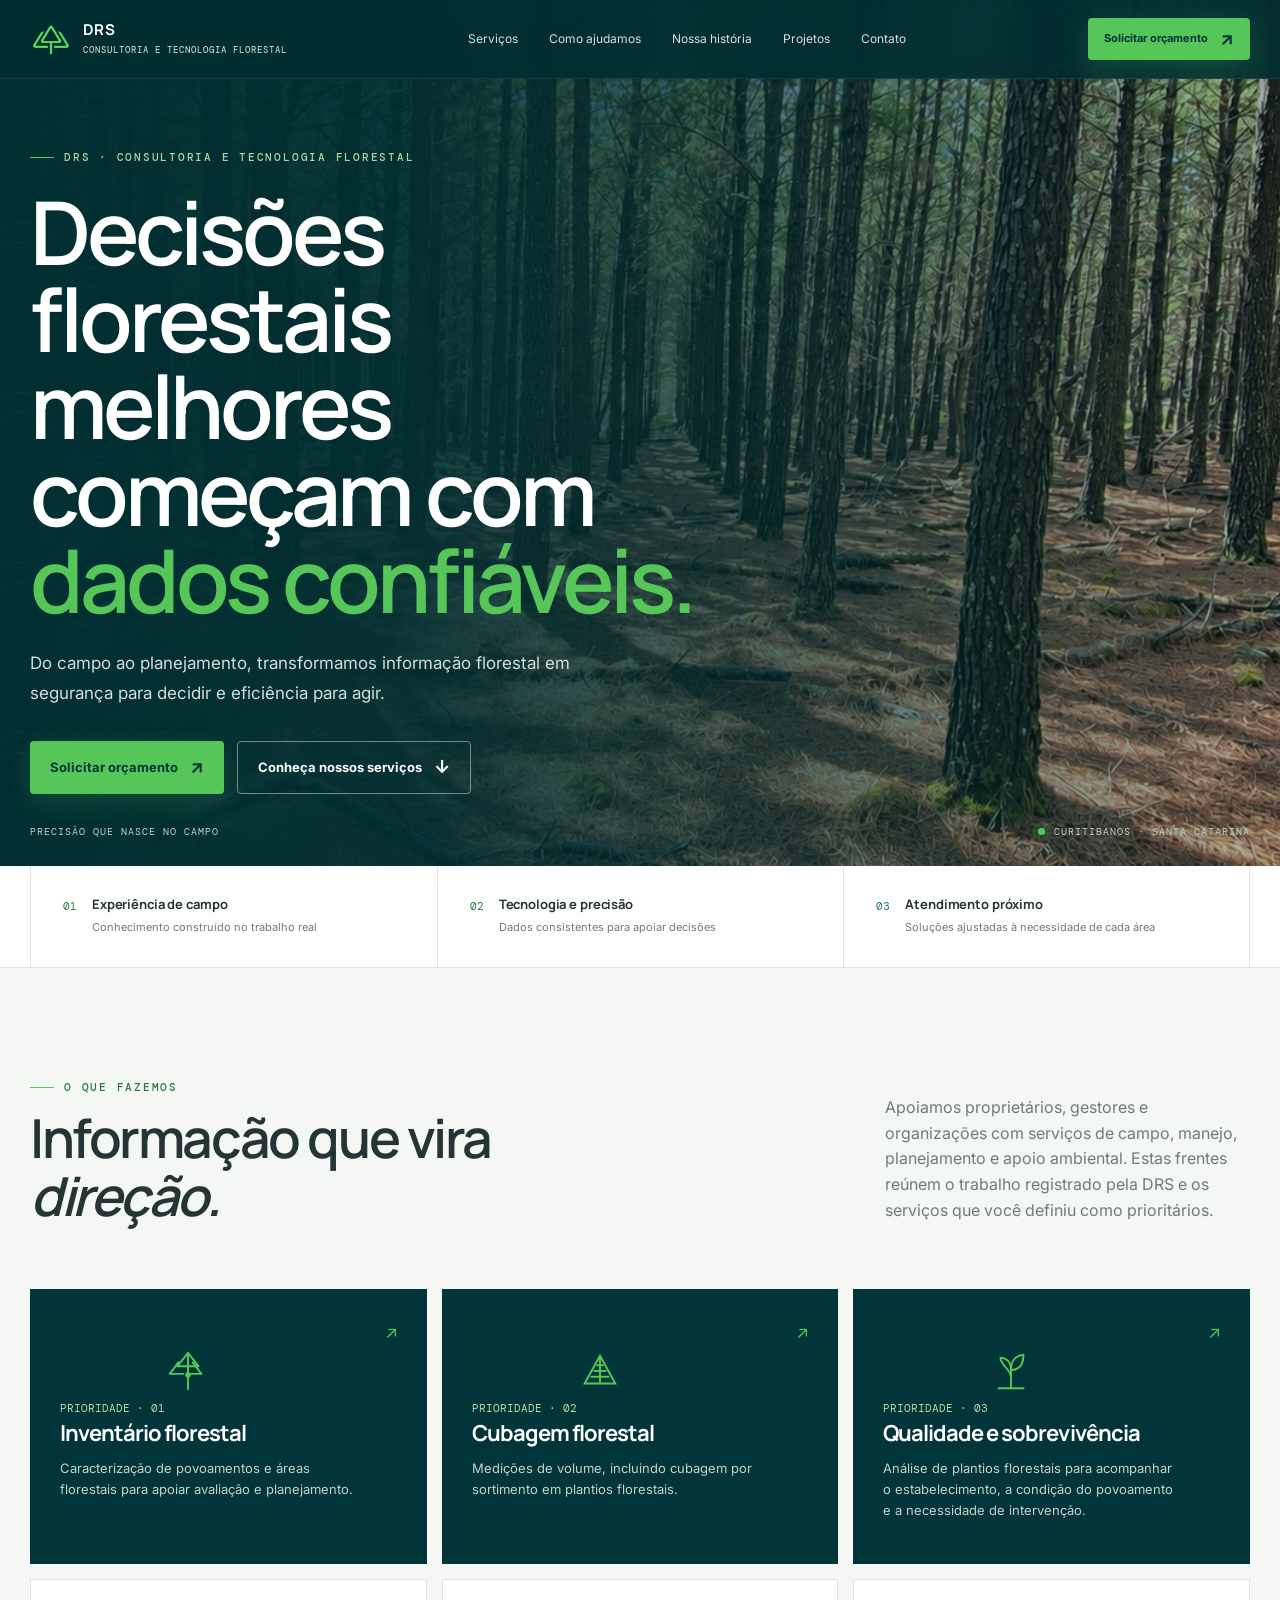
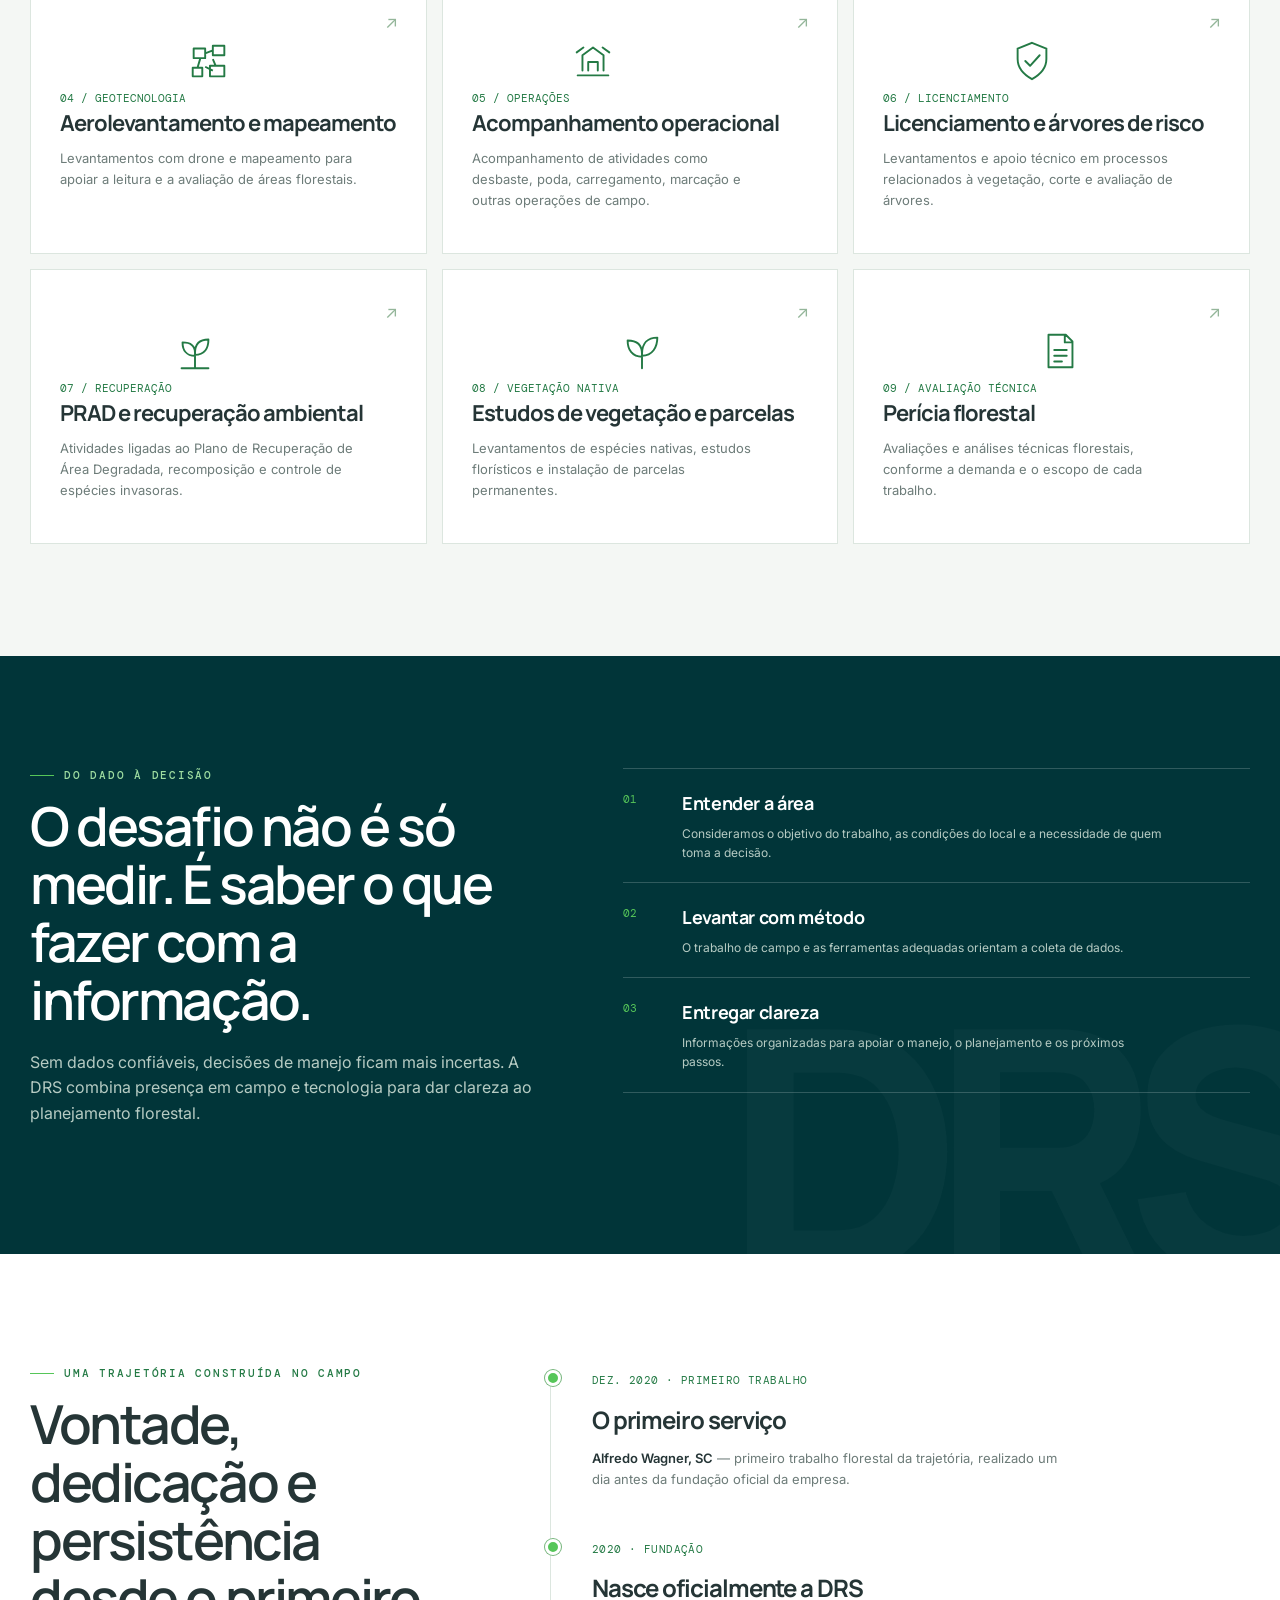
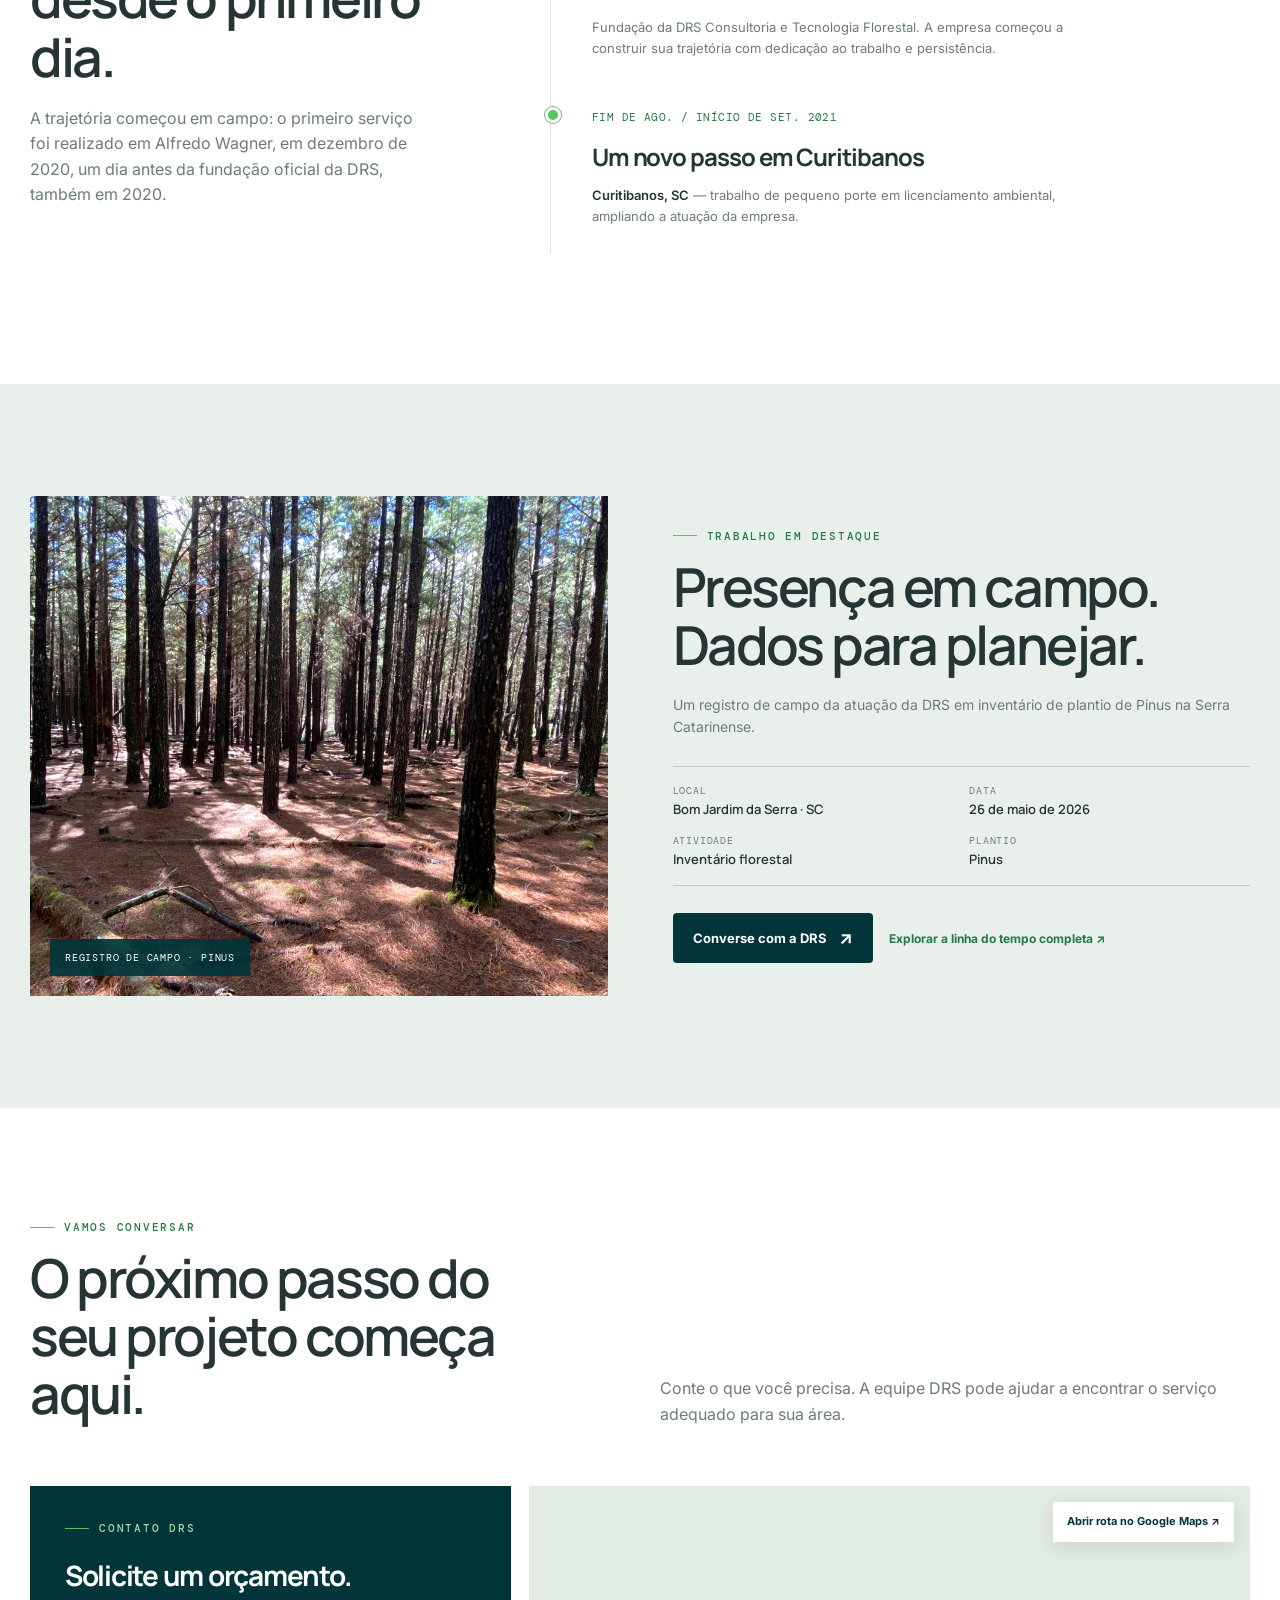
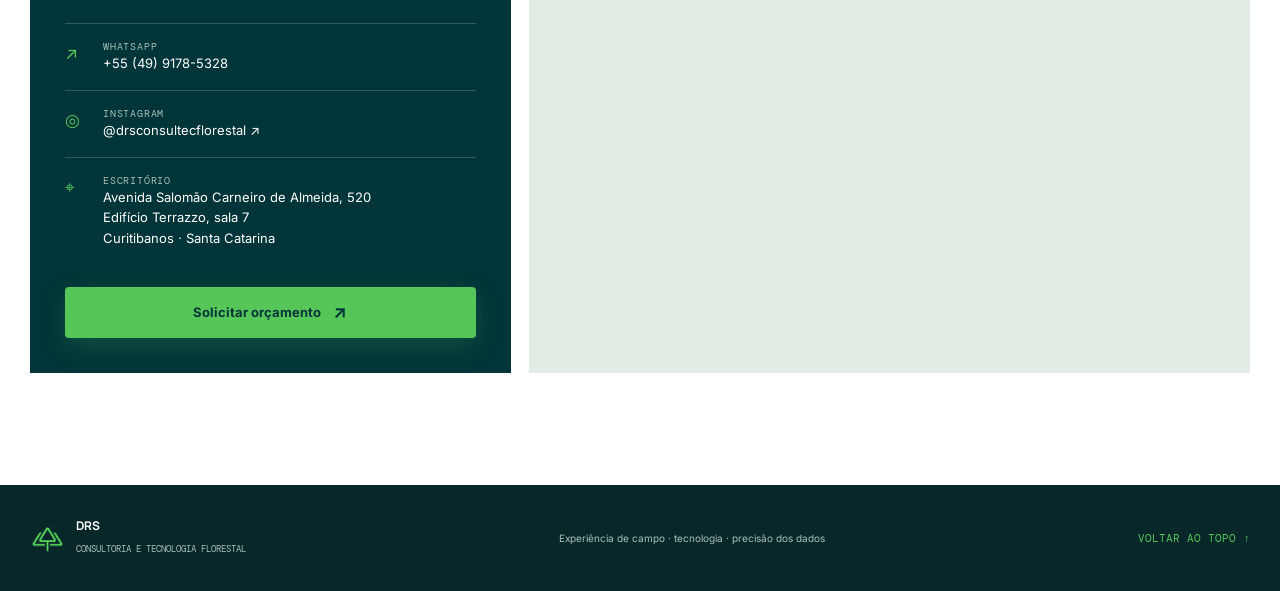
<file: drs-landing-demo/index.html>
<!doctype html>
<html lang="pt-BR">
<head>
  <meta charset="utf-8">
  <meta name="viewport" content="width=device-width,initial-scale=1">
  <meta name="theme-color" content="#013539">
  <meta name="description" content="DRS Consultoria e Tecnologia Florestal. Inventário, cubagem e análise de qualidade e sobrevivência de plantios florestais.">
  <title>DRS — decisões florestais com dados confiáveis</title>
  <link rel="icon" type="image/png" href="assets/logo-drs.png">
  <meta property="og:type" content="website">
  <meta property="og:locale" content="pt_BR">
  <meta property="og:site_name" content="DRS Consultoria e Tecnologia Florestal">
  <meta property="og:title" content="DRS — decisões florestais com dados confiáveis">
  <meta property="og:description" content="Inventário, cubagem e análise de qualidade e sobrevivência de plantios florestais, com experiência de campo, tecnologia e precisão dos dados.">
  <meta name="twitter:card" content="summary">
  <meta name="twitter:title" content="DRS — decisões florestais com dados confiáveis">
  <meta name="twitter:description" content="Inventário, cubagem e análise de qualidade e sobrevivência de plantios florestais.">
  <link rel="preconnect" href="https://fonts.googleapis.com">
  <link rel="preconnect" href="https://fonts.gstatic.com" crossorigin>
  <link href="https://fonts.googleapis.com/css2?family=DM+Mono:wght@400;500&family=Manrope:wght@400;500;600;700;800&family=Inter:wght@400;500;600;700&display=swap" rel="stylesheet">
  <style>
    :root{--teal:#013539;--teal2:#082f31;--green:#56c659;--forest:#247a45;--paper:#f4f7f4;--white:#fff;--ink:#253536;--muted:#6d7c79;--line:#dce6df;--serif:Manrope,Inter,sans-serif;--body:Inter,Arial,sans-serif;--mono:"DM Mono",monospace;--max:1220px}
    *{box-sizing:border-box}html{scroll-behavior:smooth}body{margin:0;color:var(--ink);font-family:var(--body);background:var(--paper);line-height:1.6}a{color:inherit;text-decoration:none}button{font:inherit}a:focus-visible,button:focus-visible{outline:3px solid var(--green);outline-offset:4px}.skip-link{position:fixed;z-index:30;top:-60px;left:16px;padding:10px 15px;background:var(--green);color:var(--teal);font-weight:700}.skip-link:focus{top:12px}.wrap{width:min(var(--max),calc(100% - 56px));margin:auto}.eyebrow{font:500 11px var(--mono);text-transform:uppercase;letter-spacing:.16em;color:var(--forest);display:flex;align-items:center;gap:10px}.eyebrow:before{content:"";width:24px;height:1px;background:var(--green)}h1,h2,h3,p{margin-top:0}h1,h2,h3{font-family:var(--serif);letter-spacing:-.045em}h2{font-size:clamp(34px,4.2vw,58px);line-height:1.08;margin:15px 0 20px;font-weight:600}.section-intro{max-width:590px;color:var(--muted);font-size:16px}.btn{display:inline-flex;align-items:center;justify-content:center;gap:12px;padding:15px 20px;border-radius:4px;font-size:13px;font-weight:700;transition:transform .25s,background .25s,color .25s;position:relative;overflow:hidden}.btn:hover{transform:translateY(-3px)}.btn-primary{color:var(--teal);background:var(--green);box-shadow:0 8px 26px #56c65930}.btn-primary:hover{background:#72dc74}.btn-outline{border:1px solid #ffffff70;color:white}.arrow{font-size:18px;line-height:1}
    header{position:fixed;inset:0 0 auto;z-index:10;border-bottom:1px solid #ffffff16;background:#012e31e8;backdrop-filter:blur(15px);color:white}.nav{height:78px;display:flex;align-items:center;justify-content:space-between}.brand{display:flex;align-items:center;gap:11px}.brand img{width:42px;height:42px;object-fit:contain}.brand-text{font:700 15px var(--serif);line-height:1.1;letter-spacing:.02em}.brand-text small{display:block;font:500 9px var(--mono);letter-spacing:.11em;color:#b6cec4;margin-top:5px}.navlinks{display:flex;align-items:center;gap:31px;font-size:12px;color:#d7e2dd}.navlinks a:hover{color:var(--green)}.nav .btn{padding:12px 16px;font-size:11px}.menu{display:none;background:none;border:0;color:white;font-size:25px}
    .hero{min-height:770px;padding:150px 0 72px;color:white;position:relative;overflow:hidden;background:var(--teal)}.hero:before{content:"";position:absolute;inset:0;background:linear-gradient(90deg,#012f32 0%,#012f32ef 32%,#012f32a8 60%,#012f3245 100%),url('assets/pinus-bom-jardim-hero.webp') center 48%/cover no-repeat;transform:scale(1.025);animation:hero-in 1.2s ease both}.hero:after{content:"";position:absolute;inset:0;background-image:url("data:image/svg+xml,%3Csvg width='170' height='170' viewBox='0 0 170 170' xmlns='http://www.w3.org/2000/svg'%3E%3Cpath d='M-15 75c22-30 50-30 72 0s50 30 72 0 50-30 72 0M-15 95c22-30 50-30 72 0s50 30 72 0 50-30 72 0' fill='none' stroke='%23b3ebbd' stroke-opacity='.11' stroke-width='1'/%3E%3C/svg%3E");opacity:.45;mask-image:linear-gradient(90deg,#000,transparent 75%);pointer-events:none}.hero-content{position:relative;z-index:1;max-width:720px}.hero .eyebrow{color:#9edda1}.hero h1{font-size:clamp(48px,7.1vw,88px);line-height:.99;margin:24px 0 24px;font-weight:600;max-width:800px}.hero h1 span{color:var(--green)}.hero-copy{font-size:17px;line-height:1.8;color:#d2dfd9;max-width:560px;margin-bottom:32px}.hero-actions{display:flex;gap:13px;flex-wrap:wrap}.hero-foot{position:absolute;z-index:1;bottom:28px;left:max(28px,calc((100% - var(--max))/2));right:max(28px,calc((100% - var(--max))/2));display:flex;justify-content:space-between;color:#c2d2cc;font:10px var(--mono);letter-spacing:.1em;text-transform:uppercase}.hero-foot span:last-child{display:flex;align-items:center;gap:9px}.pulse{width:7px;height:7px;background:var(--green);border-radius:50%;box-shadow:0 0 0 6px #56c65925}
    .proof{background:#fff;border-bottom:1px solid var(--line)}.proof-grid{display:grid;grid-template-columns:repeat(3,1fr)}.proof-item{padding:29px 32px;border-left:1px solid var(--line);display:flex;align-items:flex-start;gap:15px}.proof-item:last-child{border-right:1px solid var(--line)}.proof-num{color:var(--forest);font:11px var(--mono);padding-top:4px}.proof-item strong{display:block;font:700 13px var(--serif);letter-spacing:-.01em}.proof-item small{color:var(--muted);font-size:11px}
    section{padding:112px 0}.services-head{display:flex;justify-content:space-between;align-items:end;gap:30px;margin-bottom:44px}.services-head h2{max-width:620px}.services-head .section-intro{max-width:365px;margin-bottom:22px}.service-grid{display:grid;grid-template-columns:repeat(3,1fr);gap:15px}.service-card{background:white;border:1px solid var(--line);padding:31px 29px;min-height:275px;position:relative;overflow:hidden;transition:transform .3s,border-color .3s,box-shadow .3s}.service-card:hover{transform:translateY(-7px);border-color:#9fcaa7;box-shadow:0 20px 50px #173d2b0d}.service-card.featured{background:var(--teal);border-color:var(--teal);color:white}.service-card.featured .card-index{color:#a6e6a8}.service-card.featured .service-icon{color:var(--green)}.service-card.featured p{color:#c1d3cc}.service-card.featured:after{color:var(--green)}.card-index{font:11px var(--mono);color:var(--forest)}.service-icon{width:46px;height:46px;margin:27px 0 18px;color:var(--forest)}.service-card h3{font-size:22px;line-height:1.2;margin-bottom:12px}.service-card p{font-size:13px;color:var(--muted);margin:0;max-width:300px}.service-card:after{content:"↗";position:absolute;right:28px;top:29px;color:#94b69a;font-size:17px}
    .approach{background:var(--teal);color:white;position:relative;overflow:hidden}.approach:after{content:"DRS";position:absolute;right:-38px;bottom:-122px;font:800 340px var(--serif);letter-spacing:-.1em;color:#ffffff06}.approach-layout{display:grid;grid-template-columns:.9fr 1.1fr;gap:80px;position:relative;z-index:1}.approach h2{max-width:490px}.approach .eyebrow{color:#9edda1}.approach .section-intro{color:#b6cbc3}.approach-list{border-top:1px solid #ffffff30}.approach-row{display:grid;grid-template-columns:42px 1fr;gap:17px;padding:20px 0;border-bottom:1px solid #ffffff30}.approach-row .n{font:11px var(--mono);color:var(--green);padding-top:3px}.approach-row h3{font-size:18px;margin:0 0 6px;letter-spacing:-.02em}.approach-row p{font-size:12px;color:#b6cbc3;margin:0;max-width:480px}
    .history{background:#fff}.history-layout{display:grid;grid-template-columns:.75fr 1.25fr;gap:90px}.history-copy{position:sticky;top:125px;align-self:start}.history-copy .section-intro{max-width:390px}.timeline{position:relative;padding-left:33px}.timeline:before{content:"";position:absolute;left:6px;top:8px;bottom:18px;width:1px;background:var(--line)}.moment{position:relative;padding:0 0 45px 15px}.moment:before{content:"";position:absolute;left:-32px;top:4px;width:10px;height:10px;background:var(--green);border:3px solid white;box-shadow:0 0 0 1px #77b67d;border-radius:50%}.moment time{font:11px var(--mono);color:var(--forest);letter-spacing:.04em}.moment h3{font-size:24px;margin:9px 0 9px}.moment p{font-size:13px;color:var(--muted);max-width:480px;margin:0}.moment .place{color:var(--ink);font-weight:600}
    .project{background:#e9f0eb}.project-layout{display:grid;grid-template-columns:1fr 1fr;gap:65px;align-items:center}.project-image{height:500px;position:relative;overflow:hidden;background:var(--teal)}.project-image img{width:100%;height:100%;object-fit:cover;filter:brightness(1.035) contrast(1.06) saturate(1.04);transition:transform .8s}.project-image:hover img{transform:scale(1.04)}.image-label{position:absolute;left:20px;bottom:20px;background:#013539e8;color:white;padding:12px 15px;font:10px var(--mono);letter-spacing:.08em;text-transform:uppercase}.project-text h2{max-width:520px}.project-meta{border-top:1px solid #bdcec2;border-bottom:1px solid #bdcec2;margin:27px 0;padding:17px 0;display:grid;grid-template-columns:1fr 1fr;gap:16px}.project-meta small{display:block;color:var(--muted);font:10px var(--mono);text-transform:uppercase;letter-spacing:.08em}.project-meta strong{display:block;font:600 13px var(--serif);margin-top:3px}.project-text .section-intro{font-size:14px}
    .contact{background:#fff}.contact-top{display:flex;justify-content:space-between;align-items:end;gap:30px;margin-bottom:43px}.contact-top h2{max-width:520px}.contact-grid{display:grid;grid-template-columns:.8fr 1.2fr;gap:18px}.contact-card{background:var(--teal);color:white;padding:35px}.contact-card .eyebrow{color:#9edda1}.contact-card h3{font-size:28px;margin:18px 0 25px}.contact-detail{padding:16px 0;border-top:1px solid #ffffff30;display:grid;grid-template-columns:26px 1fr;gap:12px}.contact-detail .ico{color:var(--green);font-size:17px}.contact-detail small{display:block;color:#a9c1b8;font:10px var(--mono);text-transform:uppercase;letter-spacing:.08em}.contact-detail span:last-child{font-size:13px}.contact-card .btn{margin-top:22px;width:100%}.map{min-height:440px;position:relative;background:#e2ebe4}.map iframe{border:0;width:100%;height:100%;min-height:440px;filter:saturate(.7) contrast(.94)}.map-link{position:absolute;right:16px;top:16px;background:white;box-shadow:0 5px 20px #183a2520;padding:11px 14px;font-size:11px;font-weight:700;color:var(--teal)}
    footer{background:#082729;color:#a9c1b8;padding:32px 0}.footer-inner{display:flex;justify-content:space-between;align-items:center;gap:25px}.footer-brand{display:flex;align-items:center;gap:11px;color:white}.footer-brand img{height:35px;width:35px;object-fit:contain}.footer-brand strong{font:700 12px var(--serif);display:block}.footer-brand small{font:9px var(--mono);color:#a9c1b8}.footer-note{font-size:10px}.top{font:11px var(--mono);color:var(--green)}
    .reveal{opacity:0;transform:translateY(18px);transition:opacity .7s ease,transform .7s ease}.reveal.visible{opacity:1;transform:none}@keyframes hero-in{from{transform:scale(1.07);opacity:.7}to{transform:scale(1.025);opacity:1}}
    @media(max-width:900px){.navlinks{gap:16px}.approach-layout{gap:40px}.history-layout{gap:50px}.project-layout{gap:35px}}
    @media(max-width:700px){.wrap{width:calc(100% - 36px)}.nav{height:68px}.brand img{height:38px;width:38px}.menu{display:block}.navlinks{display:none;position:absolute;top:68px;left:0;right:0;background:var(--teal);padding:20px 22px 26px;flex-direction:column;align-items:stretch;gap:18px;border-top:1px solid #ffffff20}.navlinks.open{display:flex}.navlinks a:nth-child(4){display:block}.navlinks .btn{display:flex;margin-top:4px}.nav>.btn{display:none}.hero{min-height:720px;padding:137px 0 80px}.hero:before{background:linear-gradient(90deg,#012f32ed,#012f32aa 85%),url('assets/pinus-bom-jardim-hero.webp') 58% center/cover no-repeat}.hero h1{font-size:clamp(47px,13vw,70px)}.hero-copy{font-size:15px}.hero-foot{left:18px;right:18px;bottom:20px;font-size:8px}.proof-grid{grid-template-columns:1fr}.proof-item{padding:19px 10px;border-left:0;border-bottom:1px solid var(--line)}.proof-item:last-child{border-right:0}.proof-item:first-child{border-top:0}.services-head,.contact-top{display:block}.services-head .section-intro{margin-top:0}.service-grid{grid-template-columns:1fr}.service-card{min-height:240px}.service-icon{margin:20px 0 12px}.approach-layout,.history-layout,.project-layout,.contact-grid{grid-template-columns:1fr;gap:35px}section{padding:78px 0}.approach:after{font-size:220px;bottom:-70px}.history-copy{position:static}.moment{padding-bottom:36px}.project-image{height:380px;order:2}.project-text{order:1}.contact-card{padding:27px 23px}.map,.map iframe{min-height:350px}.footer-inner{align-items:flex-start;flex-direction:column}.footer-note{order:3}}
    @media(prefers-reduced-motion:reduce){*,*:before,*:after{scroll-behavior:auto!important;animation-duration:.01ms!important;transition-duration:.01ms!important}.reveal{opacity:1;transform:none}}
  </style>
</head>
<body>
  <a class="skip-link" href="#conteudo">Pular para o conteúdo</a>
  <header><div class="wrap nav">
    <a class="brand" href="#inicio" aria-label="DRS, início"><img src="assets/logo-drs.png" alt="Símbolo da DRS"><span class="brand-text">DRS<small>CONSULTORIA E TECNOLOGIA FLORESTAL</small></span></a>
    <button class="menu" aria-label="Abrir menu" aria-controls="nav-primary" aria-expanded="false">☰</button>
    <nav class="navlinks" id="nav-primary" aria-label="Navegação principal"><a href="#servicos">Serviços</a><a href="#metodo">Como ajudamos</a><a href="#historia">Nossa história</a><a href="projetos.html">Projetos</a><a href="#contato">Contato</a></nav>
    <a class="btn btn-primary" href="https://wa.me/554991785328" target="_blank" rel="noreferrer">Solicitar orçamento <span class="arrow">↗</span></a>
  </div></header>
  <main id="conteudo">
    <section class="hero" id="inicio"><div class="wrap"><div class="hero-content">
      <div class="eyebrow">DRS · consultoria e tecnologia florestal</div>
      <h1>Decisões florestais melhores começam com <span>dados confiáveis.</span></h1>
      <p class="hero-copy">Do campo ao planejamento, transformamos informação florestal em segurança para decidir e eficiência para agir.</p>
      <div class="hero-actions"><a class="btn btn-primary" href="https://wa.me/554991785328" target="_blank" rel="noreferrer">Solicitar orçamento <span class="arrow">↗</span></a><a class="btn btn-outline" href="#servicos">Conheça nossos serviços <span class="arrow">↓</span></a></div>
    </div></div><div class="hero-foot"><span>Precisão que nasce no campo</span><span><i class="pulse"></i> Curitibanos · Santa Catarina</span></div></section>
    <div class="proof"><div class="wrap proof-grid"><div class="proof-item"><span class="proof-num">01</span><div><strong>Experiência de campo</strong><small>Conhecimento construído no trabalho real</small></div></div><div class="proof-item"><span class="proof-num">02</span><div><strong>Tecnologia e precisão</strong><small>Dados consistentes para apoiar decisões</small></div></div><div class="proof-item"><span class="proof-num">03</span><div><strong>Atendimento próximo</strong><small>Soluções ajustadas à necessidade de cada área</small></div></div></div></div>
    <section id="servicos"><div class="wrap"><div class="services-head reveal"><div><div class="eyebrow">O que fazemos</div><h2>Informação que vira <em>direção.</em></h2></div><p class="section-intro">Apoiamos proprietários, gestores e organizações com serviços de campo, manejo, planejamento e apoio ambiental. Estas frentes reúnem o trabalho registrado pela DRS e os serviços que você definiu como prioritários.</p></div><div class="service-grid">
      <article class="service-card featured reveal"><span class="card-index">PRIORIDADE · 01</span><svg class="service-icon" viewBox="0 0 48 48" fill="none" aria-hidden="true"><path d="M24 5v38M13 19l11-14 11 14H13Zm-8 8 9-12m-9 12h14m19 0-9-12m9 12H24" stroke="currentColor" stroke-width="2" stroke-linecap="round" stroke-linejoin="round"/><circle cx="24" cy="28" r="3" fill="currentColor"/></svg><h3>Inventário florestal</h3><p>Caracterização de povoamentos e áreas florestais para apoiar avaliação e planejamento.</p></article>
      <article class="service-card featured reveal"><span class="card-index">PRIORIDADE · 02</span><svg class="service-icon" viewBox="0 0 48 48" fill="none" aria-hidden="true"><path d="M8 37 24 8l16 29H8Z" stroke="currentColor" stroke-width="2"/><path d="M15 30h18M18 24h12M21 18h6M24 8v29" stroke="currentColor" stroke-width="2" stroke-linecap="round"/></svg><h3>Cubagem florestal</h3><p>Medições de volume, incluindo cubagem por sortimento em plantios florestais.</p></article>
      <article class="service-card featured reveal"><span class="card-index">PRIORIDADE · 03</span><svg class="service-icon" viewBox="0 0 48 48" fill="none" aria-hidden="true"><path d="M24 42V21m0 10c0-10-11-12-11-21 8 1 11 5 11 12 0-9 5-14 13-15 0 9-3 16-13 16" stroke="currentColor" stroke-width="2" stroke-linecap="round" stroke-linejoin="round"/><path d="M11 42h26" stroke="currentColor" stroke-width="2" stroke-linecap="round"/></svg><h3>Qualidade e sobrevivência</h3><p>Análise de plantios florestais para acompanhar o estabelecimento, a condição do povoamento e a necessidade de intervenção.</p></article>
      <article class="service-card reveal"><span class="card-index">04 / GEOTECNOLOGIA</span><svg class="service-icon" viewBox="0 0 48 48" fill="none" aria-hidden="true"><path d="M8 11h12v10H8zM28 8h12v10H28zM25 29h15v11H25zM7 31h10v9H7zM20 16l8-3M15 21l-3 10m8-1 8 4m0-12 3 7" stroke="currentColor" stroke-width="2" stroke-linejoin="round"/></svg><h3>Aerolevantamento e mapeamento</h3><p>Levantamentos com drone e mapeamento para apoiar a leitura e a avaliação de áreas florestais.</p></article>
      <article class="service-card reveal"><span class="card-index">05 / OPERAÇÕES</span><svg class="service-icon" viewBox="0 0 48 48" fill="none" aria-hidden="true"><path d="M8 39h32M13 34V18l11-8 11 8v16M19 34v-9h10v9M7 15l7-5m27 5-7-5" stroke="currentColor" stroke-width="2" stroke-linecap="round" stroke-linejoin="round"/></svg><h3>Acompanhamento operacional</h3><p>Acompanhamento de atividades como desbaste, poda, carregamento, marcação e outras operações de campo.</p></article>
      <article class="service-card reveal"><span class="card-index">06 / LICENCIAMENTO</span><svg class="service-icon" viewBox="0 0 48 48" fill="none" aria-hidden="true"><path d="M24 5 39 11v11c0 10-6 16-15 21C15 38 9 32 9 22V11l15-6Z" stroke="currentColor" stroke-width="2"/><path d="m17 24 5 5 10-11" stroke="currentColor" stroke-width="2" stroke-linecap="round" stroke-linejoin="round"/></svg><h3>Licenciamento e árvores de risco</h3><p>Levantamentos e apoio técnico em processos relacionados à vegetação, corte e avaliação de árvores.</p></article>
      <article class="service-card reveal"><span class="card-index">07 / RECUPERAÇÃO</span><svg class="service-icon" viewBox="0 0 48 48" fill="none" aria-hidden="true"><path d="M24 42V22m0 7c-9 0-13-6-13-14 8 0 13 3 13 11 0-9 5-14 14-14 0 9-4 16-14 16M10 42h28" stroke="currentColor" stroke-width="2" stroke-linecap="round" stroke-linejoin="round"/></svg><h3>PRAD e recuperação ambiental</h3><p>Atividades ligadas ao Plano de Recuperação de Área Degradada, recomposição e controle de espécies invasoras.</p></article>
      <article class="service-card reveal"><span class="card-index">08 / VEGETAÇÃO NATIVA</span><svg class="service-icon" viewBox="0 0 48 48" fill="none" aria-hidden="true"><path d="M24 42V25m0 5c-10 0-15-7-15-17 9 0 15 4 15 14 0-11 6-17 16-17 0 10-5 19-16 19" stroke="currentColor" stroke-width="2" stroke-linecap="round" stroke-linejoin="round"/></svg><h3>Estudos de vegetação e parcelas</h3><p>Levantamentos de espécies nativas, estudos florísticos e instalação de parcelas permanentes.</p></article>
      <article class="service-card reveal"><span class="card-index">09 / AVALIAÇÃO TÉCNICA</span><svg class="service-icon" viewBox="0 0 48 48" fill="none" aria-hidden="true"><path d="M12 7h18l7 7v27H12zM29 7v8h8M18 23h13M18 29h13M18 35h8" stroke="currentColor" stroke-width="2" stroke-linecap="round" stroke-linejoin="round"/></svg><h3>Perícia florestal</h3><p>Avaliações e análises técnicas florestais, conforme a demanda e o escopo de cada trabalho.</p></article>
    </div></div></section>
    <section class="approach" id="metodo"><div class="wrap approach-layout"><div class="reveal"><div class="eyebrow">Do dado à decisão</div><h2>O desafio não é só medir. É saber o que fazer com a informação.</h2><p class="section-intro">Sem dados confiáveis, decisões de manejo ficam mais incertas. A DRS combina presença em campo e tecnologia para dar clareza ao planejamento florestal.</p></div><div class="approach-list reveal"><div class="approach-row"><span class="n">01</span><div><h3>Entender a área</h3><p>Consideramos o objetivo do trabalho, as condições do local e a necessidade de quem toma a decisão.</p></div></div><div class="approach-row"><span class="n">02</span><div><h3>Levantar com método</h3><p>O trabalho de campo e as ferramentas adequadas orientam a coleta de dados.</p></div></div><div class="approach-row"><span class="n">03</span><div><h3>Entregar clareza</h3><p>Informações organizadas para apoiar o manejo, o planejamento e os próximos passos.</p></div></div></div></div></section>
    <section class="history" id="historia"><div class="wrap history-layout"><div class="history-copy reveal"><div class="eyebrow">Uma trajetória construída no campo</div><h2>Vontade, dedicação e persistência desde o primeiro dia.</h2><p class="section-intro">A trajetória começou em campo: o primeiro serviço foi realizado em Alfredo Wagner, em dezembro de 2020, um dia antes da fundação oficial da DRS, também em 2020.</p></div><div class="timeline reveal"><article class="moment"><time>DEZ. 2020 · PRIMEIRO TRABALHO</time><h3>O primeiro serviço</h3><p><span class="place">Alfredo Wagner, SC</span> — primeiro trabalho florestal da trajetória, realizado um dia antes da fundação oficial da empresa.</p></article><article class="moment"><time>2020 · FUNDAÇÃO</time><h3>Nasce oficialmente a DRS</h3><p>Fundação da DRS Consultoria e Tecnologia Florestal. A empresa começou a construir sua trajetória com dedicação ao trabalho e persistência.</p></article><article class="moment"><time>FIM DE AGO. / INÍCIO DE SET. 2021</time><h3>Um novo passo em Curitibanos</h3><p><span class="place">Curitibanos, SC</span> — trabalho de pequeno porte em licenciamento ambiental, ampliando a atuação da empresa.</p></article></div></div></section>
    <section class="project" id="projetos"><div class="wrap project-layout"><div class="project-image reveal"><img src="assets/pinus-bom-jardim.png" alt="Plantio de Pinus em Bom Jardim da Serra, Santa Catarina" loading="lazy" decoding="async" data-fallback="assets/logo-drs.png"><span class="image-label">Registro de campo · Pinus</span></div><div class="project-text reveal"><div class="eyebrow">Trabalho em destaque</div><h2>Presença em campo. Dados para planejar.</h2><p class="section-intro">Um registro de campo da atuação da DRS em inventário de plantio de Pinus na Serra Catarinense.</p><div class="project-meta"><div><small>Local</small><strong>Bom Jardim da Serra · SC</strong></div><div><small>Data</small><strong>26 de maio de 2026</strong></div><div><small>Atividade</small><strong>Inventário florestal</strong></div><div><small>Plantio</small><strong>Pinus</strong></div></div><a class="btn" style="background:var(--teal);color:white" href="#contato">Converse com a DRS <span class="arrow">↗</span></a><a href="projetos.html" style="display:inline-block;margin:16px 0 0 16px;color:var(--forest);font-size:12px;font-weight:700">Explorar a linha do tempo completa ↗</a></div></div></section>
    <section class="contact" id="contato"><div class="wrap"><div class="contact-top reveal"><div><div class="eyebrow">Vamos conversar</div><h2>O próximo passo do seu projeto começa aqui.</h2></div><p class="section-intro">Conte o que você precisa. A equipe DRS pode ajudar a encontrar o serviço adequado para sua área.</p></div><div class="contact-grid"><div class="contact-card reveal"><div class="eyebrow">Contato DRS</div><h3>Solicite um orçamento.</h3><div class="contact-detail"><span class="ico">↗</span><span><small>WhatsApp</small>+55 (49) 9178-5328</span></div><div class="contact-detail"><span class="ico">◎</span><span><small>Instagram</small><a href="https://www.instagram.com/drsconsultecflorestal/" target="_blank" rel="noreferrer">@drsconsultecflorestal ↗</a></span></div><div class="contact-detail"><span class="ico">⌖</span><span><small>Escritório</small>Avenida Salomão Carneiro de Almeida, 520<br>Edifício Terrazzo, sala 7<br>Curitibanos · Santa Catarina</span></div><a class="btn btn-primary" href="https://wa.me/554991785328" target="_blank" rel="noreferrer">Solicitar orçamento <span class="arrow">↗</span></a></div><div class="map reveal"><iframe title="Mapa do escritório DRS em Curitibanos" loading="lazy" referrerpolicy="no-referrer-when-downgrade" src="https://maps.google.com/maps?q=Avenida%20Salom%C3%A3o%20Carneiro%20de%20Almeida%2C%20520%2C%20Edif%C3%ADcio%20Terrazzo%2C%20Curitibanos%2C%20Santa%20Catarina&output=embed"></iframe><a class="map-link" href="https://www.google.com/maps/search/?api=1&query=Avenida+Salom%C3%A3o+Carneiro+de+Almeida%2C+520%2C+Edif%C3%ADcio+Terrazzo%2C+sala+7%2C+Curitibanos%2C+SC" target="_blank" rel="noreferrer">Abrir rota no Google Maps ↗</a></div></div></div></section>
  </main>
  <footer><div class="wrap footer-inner"><a class="footer-brand" href="#inicio"><img src="assets/logo-drs.png" alt=""><span><strong>DRS</strong><small>CONSULTORIA E TECNOLOGIA FLORESTAL</small></span></a><span class="footer-note">Experiência de campo · tecnologia · precisão dos dados</span><a class="top" href="#inicio">VOLTAR AO TOPO ↑</a></div></footer>
  <script>
    document.querySelectorAll('img[data-fallback]').forEach(image=>image.addEventListener('error',()=>{image.src=image.dataset.fallback;image.alt='Símbolo da DRS; imagem do projeto indisponível';image.style.objectFit='contain';image.style.padding='40px'}, {once:true}));
  </script>
  <script>
    const menu=document.querySelector('.menu'), links=document.querySelector('.navlinks');menu.addEventListener('click',()=>{const open=links.classList.toggle('open');menu.setAttribute('aria-expanded',open);menu.setAttribute('aria-label',open?'Fechar menu':'Abrir menu');menu.textContent=open?'×':'☰'});links.querySelectorAll('a').forEach(a=>a.addEventListener('click',()=>{links.classList.remove('open');menu.setAttribute('aria-expanded','false');menu.setAttribute('aria-label','Abrir menu');menu.textContent='☰'}));
    if('IntersectionObserver' in window){const observer=new IntersectionObserver(entries=>entries.forEach(entry=>{if(entry.isIntersecting){entry.target.classList.add('visible');observer.unobserve(entry.target)}}),{threshold:.14});document.querySelectorAll('.reveal').forEach(el=>observer.observe(el))}else{document.querySelectorAll('.reveal').forEach(el=>el.classList.add('visible'))}
  </script>
</body>
</html>
</file>
